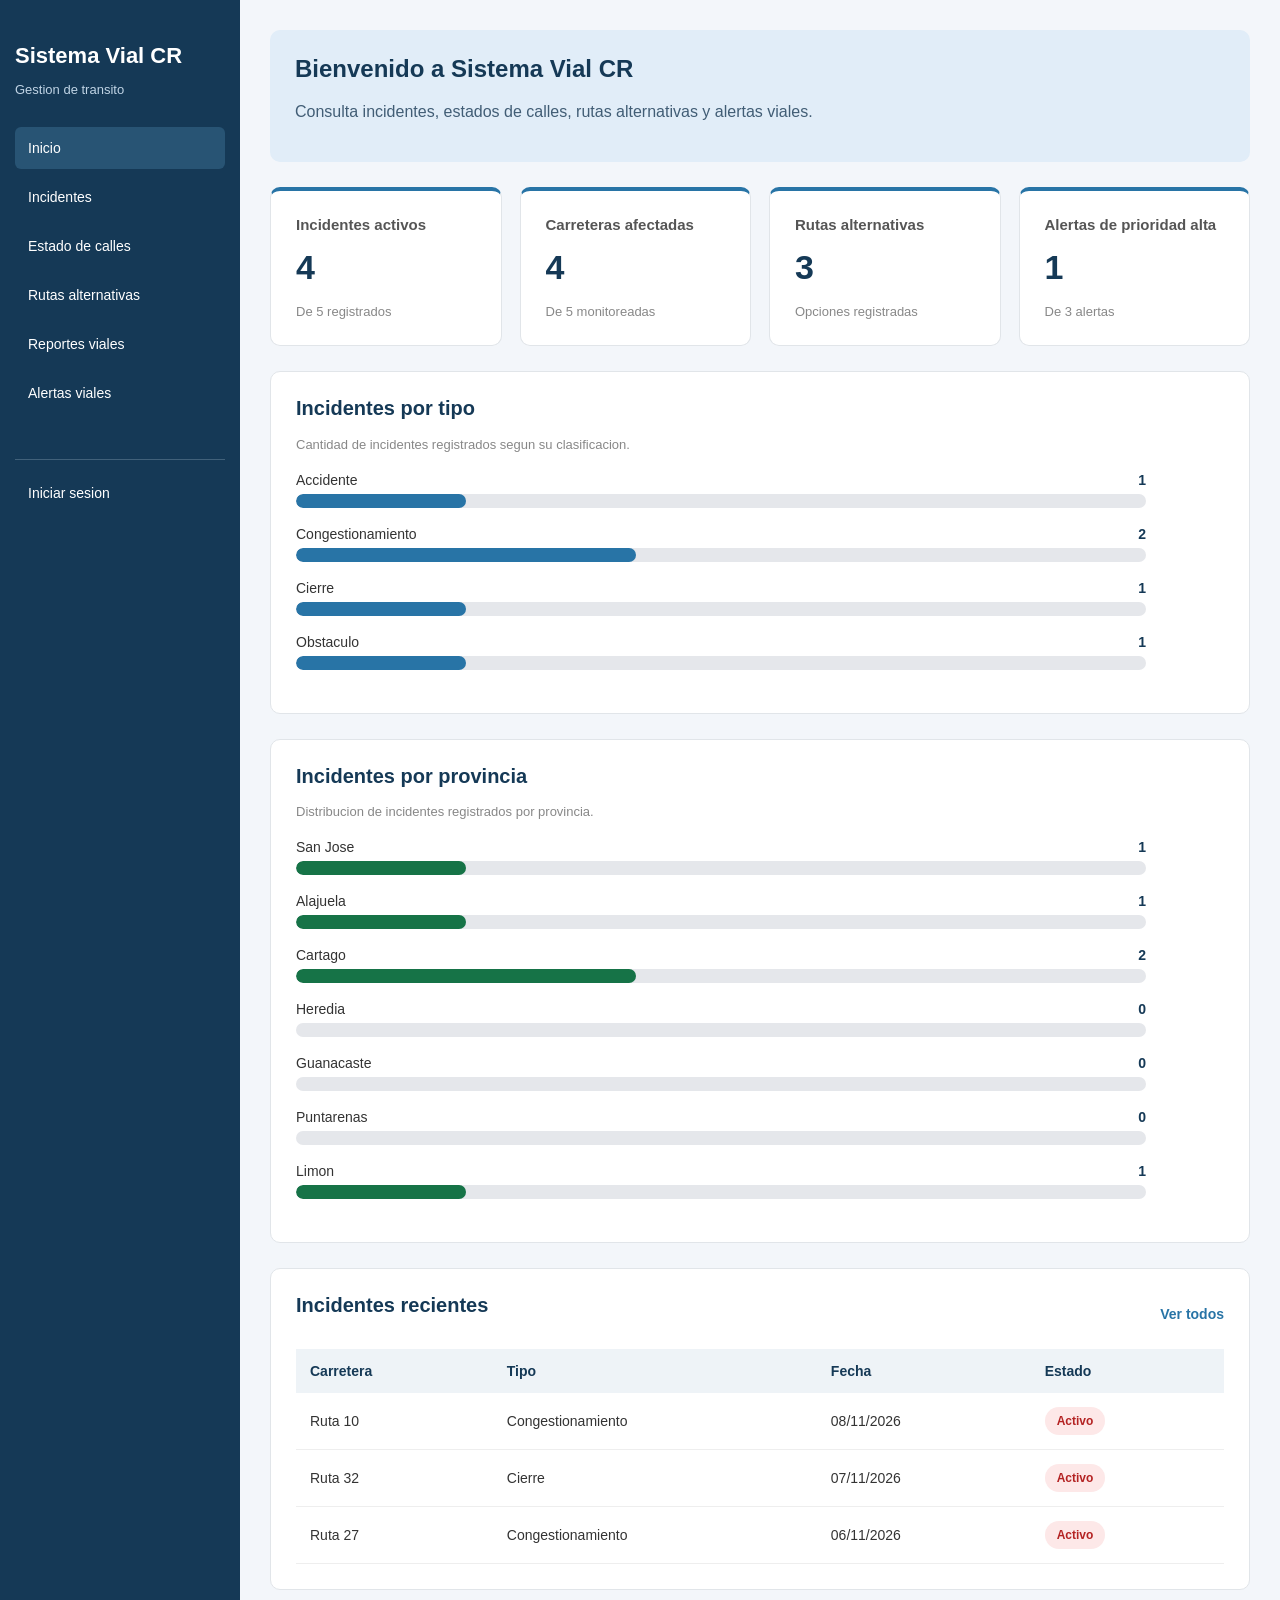
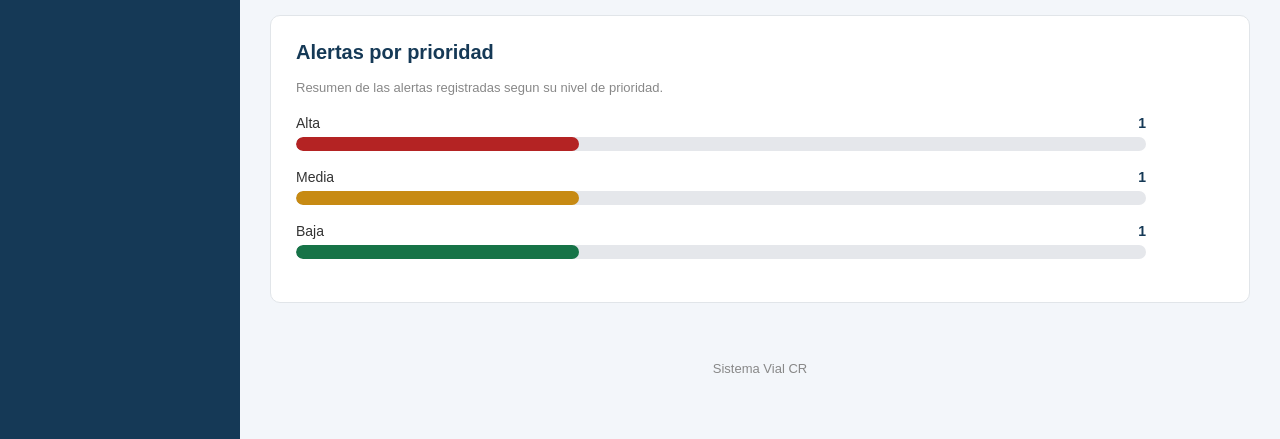
<file: index.html>
<!DOCTYPE html>
<html lang="es">

<head>
    <meta charset="UTF-8">
    <meta name="viewport" content="width=device-width, initial-scale=1.0">
    <title>Inicio - Sistema Vial CR</title>
    <link rel="stylesheet" href="style.css">
</head>

<body>

<div class="contenedor">
    <aside class="menu">

        <h2>Sistema Vial CR</h2>
        <p>Gestion de transito</p>

        <nav>
            <a href="index.html" class="activo">Inicio</a>
            <a href="incidentes.html">Incidentes</a>
            <a href="calles.html">Estado de calles</a>
            <a href="rutas.html">Rutas alternativas</a>
            <a href="reportes.html">Reportes viales</a>
            <a href="alertas.html">Alertas viales</a>
        </nav>

        <div class="menu-pie">
            <a href="login.html">Iniciar sesion</a>
        </div>

    </aside>

    <main class="contenido">

        <section class="bienvenida">

            <h2>Bienvenido a Sistema Vial CR</h2>

            <p>
                Consulta incidentes, estados de calles,
                rutas alternativas y alertas viales.
            </p>

        </section>
        <section class="resumen" aria-label="Resumen vial">

            <div class="tarjetas">

                <div class="tarjeta">
                    <h3>Incidentes activos</h3>
                    <p class="numero" id="nIncidentes">0</p>
                    <span id="subIncidentes">De 0 registrados</span>
                </div>

                <div class="tarjeta">
                    <h3>Carreteras afectadas</h3>
                    <p class="numero" id="nCalles">0</p>
                    <span id="subCalles">De 0 monitoreadas</span>
                </div>

                <div class="tarjeta">
                    <h3>Rutas alternativas</h3>
                    <p class="numero" id="nRutas">0</p>
                    <span>Opciones registradas</span>
                </div>

                <div class="tarjeta">
                    <h3>Alertas de prioridad alta</h3>
                    <p class="numero" id="nAlertas">0</p>
                    <span id="subAlertas">De 0 alertas</span>
                </div>

            </div>

        </section>

        <!-- Incidentes por tipo -->
        <section class="panel">

            <h2>Incidentes por tipo</h2>

            <p class="nota">
                Cantidad de incidentes registrados
                segun su clasificacion.
            </p>

            <div id="graficoTipos" class="grupo-graficos"></div>

        </section>

        <!-- Incidentes por provincia -->
        <section class="panel">

            <h2>Incidentes por provincia</h2>

            <p class="nota">
                Distribucion de incidentes
                registrados por provincia.
            </p>

            <div id="resumenProvincias" class="grupo-graficos"></div>

        </section>

        <!-- Incidentes recientes -->
        <section class="panel">

            <div class="titulo-panel">

                <h2>Incidentes recientes</h2>

                <a href="incidentes.html" class="enlace">
                    Ver todos
                </a>

            </div>

            <div class="tabla-contenedor">

                <table>

                    <thead>
                        <tr>
                            <th scope="col">Carretera</th>
                            <th scope="col">Tipo</th>
                            <th scope="col">Fecha</th>
                            <th scope="col">Estado</th>
                        </tr>
                    </thead>

                    <tbody id="recientes"></tbody>

                </table>

            </div>

        </section>

        <!-- Alertas por prioridad -->
        <section class="panel">

            <h2>Alertas por prioridad</h2>

            <p class="nota">
                Resumen de las alertas registradas
                segun su nivel de prioridad.
            </p>

            <div id="resumenAlertas" class="grupo-graficos"></div>

        </section>

        <footer>
            <p>Sistema Vial CR </p>
           
        </footer>

    </main>

</div>

<!-- Archivos JavaScript -->
<script src="js/datos.js"></script>
<script src="js/inicio.js"></script>

</body>
</html>
</file>
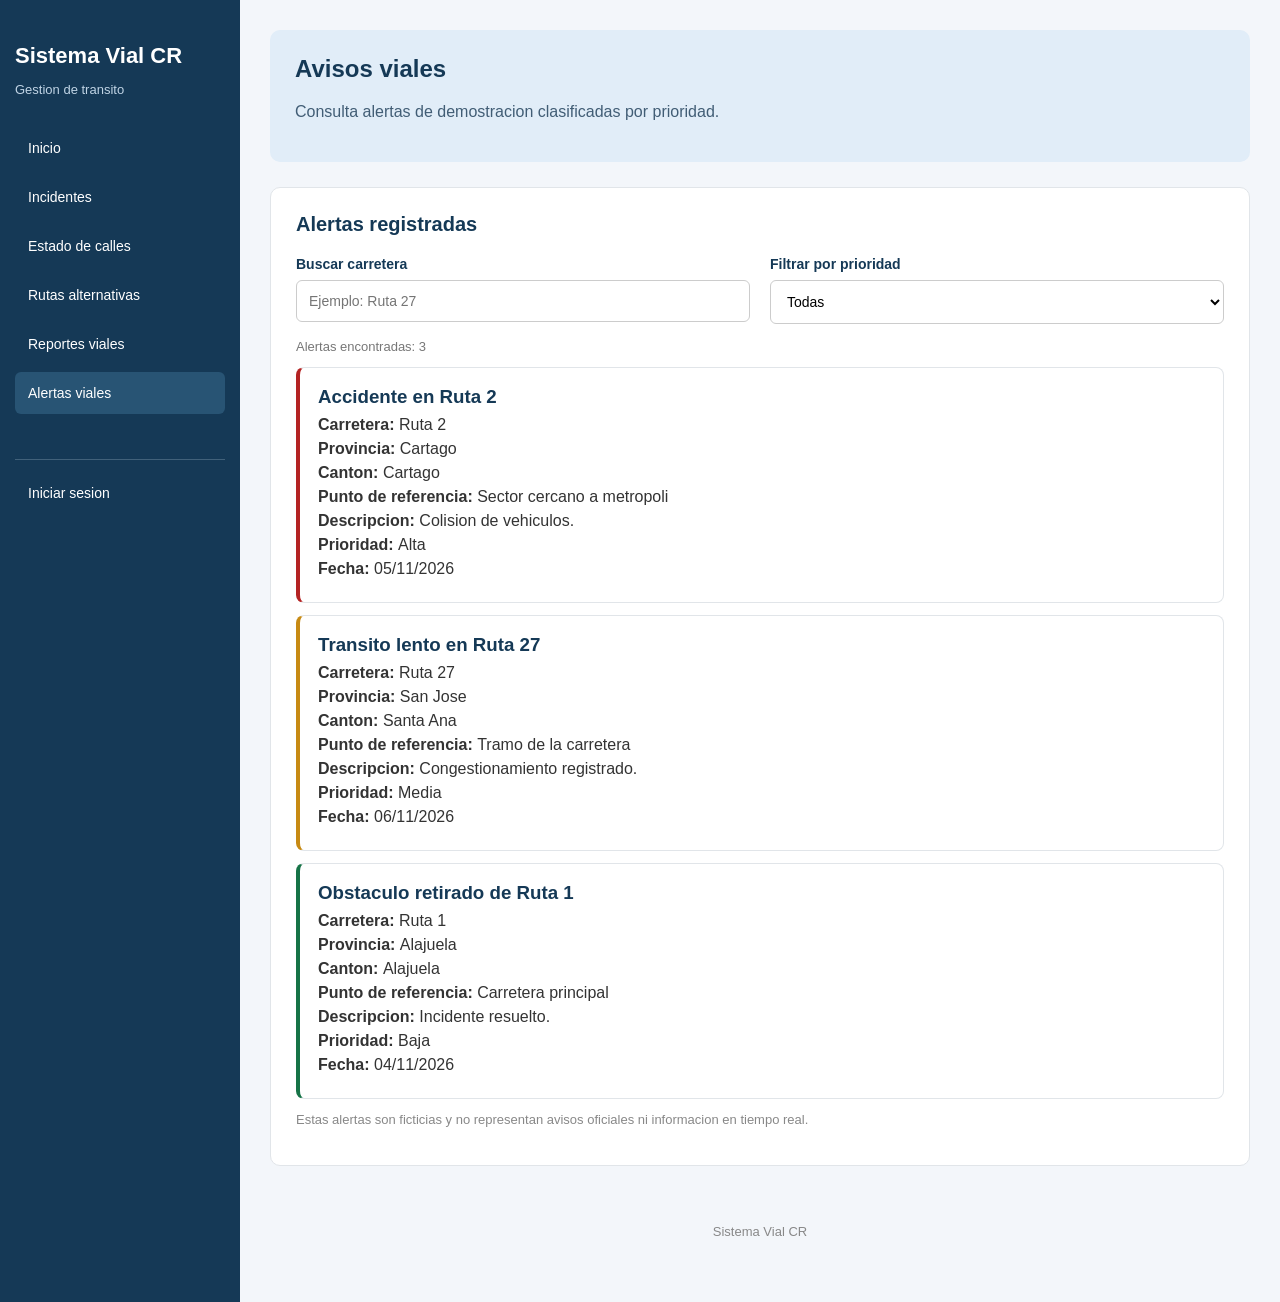
<file: alertas.html>
<!DOCTYPE html>
<html lang="es">

<head>
    <meta charset="UTF-8">
    <meta name="viewport" content="width=device-width, initial-scale=1.0">
    <title>Alertas viales - Sistema Vial CR</title>
    <link rel="stylesheet" href="style.css">
</head>

<body>

<div class="contenedor">
    <aside class="menu">

        <h2>Sistema Vial CR</h2>
        <p>Gestion de transito</p>

        <nav>
            <a href="index.html">Inicio</a>
            <a href="incidentes.html">Incidentes</a>
            <a href="calles.html">Estado de calles</a>
            <a href="rutas.html">Rutas alternativas</a>
            <a href="reportes.html">Reportes viales</a>
            <a href="alertas.html" class="activo">Alertas viales</a>
        </nav>

        <div class="menu-pie">
            <a href="login.html">Iniciar sesion</a>
        </div>

    </aside>
    <main class="contenido">

        <section class="bienvenida">

            <h2>Avisos viales</h2>

            <p>
                Consulta alertas de demostracion
                clasificadas por prioridad.
            </p>

        </section>

        <section class="panel">

            <h2>Alertas registradas</h2>
            <div class="filtros">

                <div class="grupo-filtro">

                    <label for="buscarCarretera">
                        Buscar carretera
                    </label>

                    <input
                        type="text"
                        id="buscarCarretera"
                        placeholder="Ejemplo: Ruta 27">

                </div>

                <div class="grupo-filtro">

                    <label for="prioridad">
                        Filtrar por prioridad
                    </label>

                    <select id="prioridad">
                        <option value="Todas">Todas</option>
                        <option value="Alta">Alta</option>
                        <option value="Media">Media</option>
                        <option value="Baja">Baja</option>
                    </select>

                </div>

            </div>
            <p
                id="cantidadAlertas"
                class="nota"
                aria-live="polite">
            </p>

            <div id="listaAlertas"></div>
            <p
                id="sinAlertas"
                class="mensaje-vacio"
                hidden>
                No hay alertas con los filtros seleccionados.
            </p>

            <p class="nota">
                Estas alertas son ficticias y no representan
                avisos oficiales ni informacion en tiempo real.
            </p>

        </section>

        <footer>
            <p>Sistema Vial CR </p>
            
        </footer>

    </main>

</div>

<!-- Archivos JavaScript -->
<script src="js/datos.js"></script>
<script src="js/alertas.js"></script>

</body>
</html>
</file>
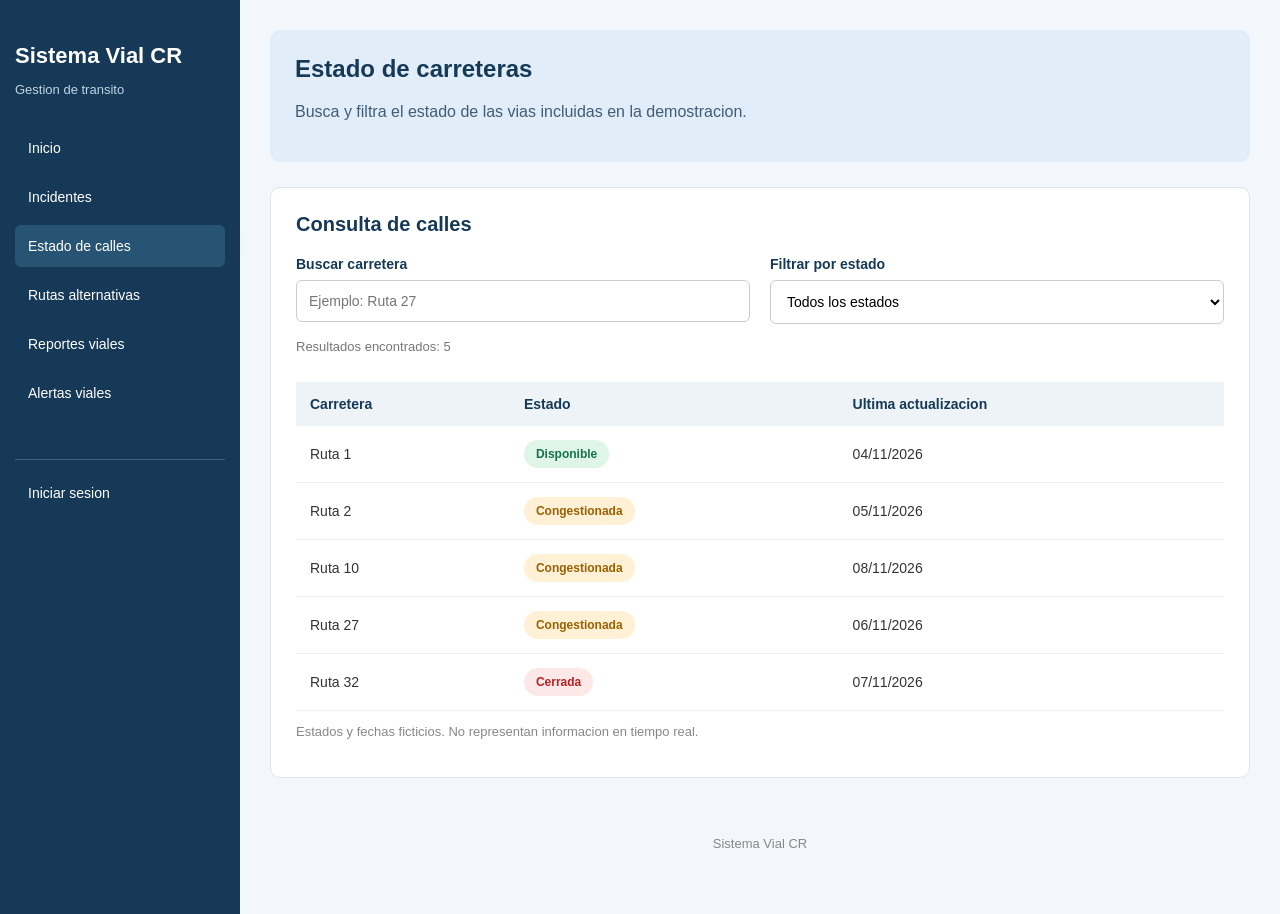
<file: calles.html>
<!DOCTYPE html>
<html lang="es">

<head>
    <meta charset="UTF-8">
    <meta name="viewport" content="width=device-width, initial-scale=1.0">
    <title>Estado de calles - Sistema Vial CR</title>
    <link rel="stylesheet" href="style.css">
</head>

<body>

<div class="contenedor">

    <aside class="menu">

        <h2>Sistema Vial CR</h2>
        <p>Gestion de transito</p>

        <nav>
            <a href="index.html">Inicio</a>
            <a href="incidentes.html">Incidentes</a>
            <a href="calles.html" class="activo">Estado de calles</a>
            <a href="rutas.html">Rutas alternativas</a>
            <a href="reportes.html">Reportes viales</a>
            <a href="alertas.html">Alertas viales</a>
        </nav>

        <div class="menu-pie">
            <a href="login.html">Iniciar sesion</a>
        </div>

    </aside>

    <main class="contenido">
        <section class="bienvenida">

            <h2>Estado de carreteras</h2>

            <p>
                Busca y filtra el estado de las vias incluidas
                en la demostracion.
            </p>

        </section>

    
        <section class="panel">

            <h2>Consulta de calles</h2>
            <div class="filtros">
                <div class="grupo-filtro">

                    <label for="buscar">
                        Buscar carretera
                    </label>

                    <input
                        type="text"
                        id="buscar"
                        placeholder="Ejemplo: Ruta 27">

                </div>

                <div class="grupo-filtro">

                    <label for="filtroEstado">
                        Filtrar por estado
                    </label>

                    <select id="filtroEstado">

                        <option value="Todos">
                            Todos los estados
                        </option>

                        <option value="Disponible">
                            Disponible
                        </option>

                        <option value="Congestionada">
                            Congestionada
                        </option>

                        <option value="Cerrada">
                            Cerrada
                        </option>

                    </select>

                </div>

            </div>

            <p
                id="cantidadResultados"
                class="nota"
                aria-live="polite">
            </p>
            <div class="tabla-contenedor">

                <table id="tablaCalles">

                    <thead>
                        <tr>
                            <th scope="col">Carretera</th>
                            <th scope="col">Estado</th>
                            <th scope="col">Ultima actualizacion</th>
                        </tr>
                    </thead>

                    <!-- Las carreteras se agregan desde calles.js -->
                    <tbody id="cuerpoCalles"></tbody>

                </table>

            </div>

            <p
                id="sinResultados"
                class="mensaje-vacio"
                hidden>
                No se encontraron carreteras.
            </p>

            <p class="nota">
                Estados y fechas ficticios.
                No representan informacion en tiempo real.
            </p>

        </section>
        <footer>
            <p>Sistema Vial CR </p>
        </footer>

    </main>

</div>

<!-- JavaScript compartido -->
<script src="js/datos.js"></script>

<!-- JavaScript de estado de calles -->
<script src="js/calles.js"></script>

</body>
</html>
</file>
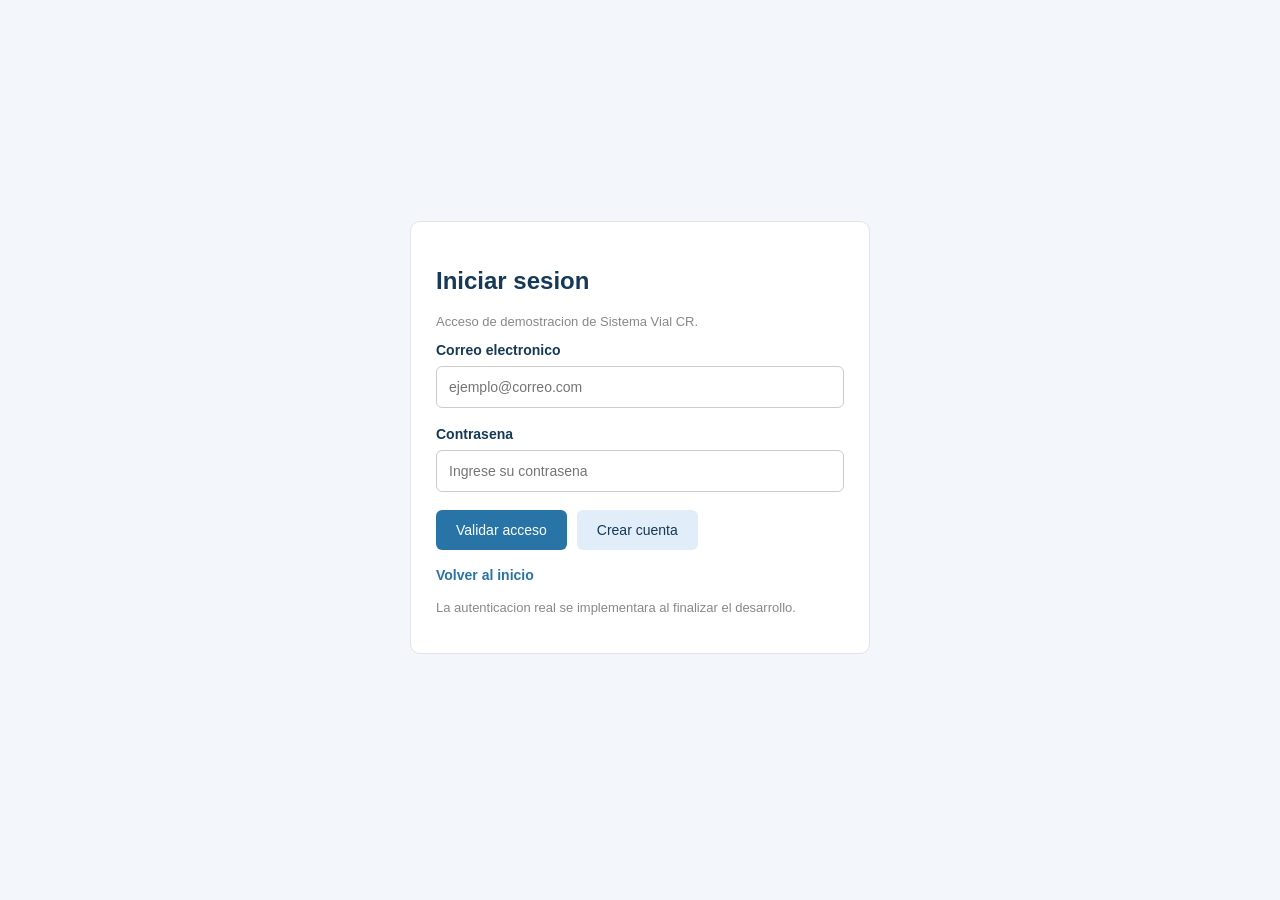
<file: login.html>
<!DOCTYPE html>
<html lang="es">

<head>
    <meta charset="UTF-8">
    <meta name="viewport" content="width=device-width, initial-scale=1.0">
    <title>Iniciar sesion - Sistema Vial CR</title>
    <link rel="stylesheet" href="style.css">
</head>

<body>

<main class="auth">

    <section class="panel">

        <h1>Iniciar sesion</h1>

        <p class="nota">
            Acceso de demostracion de Sistema Vial CR.
        </p>
        <form id="formLogin">

            <div class="grupo-formulario">

                <label for="correo">
                    Correo electronico
                </label>

                <input
                    type="email"
                    id="correo"
                    name="correo"
                    autocomplete="email"
                    placeholder="ejemplo@correo.com"
                    required>

            </div>

            <div class="grupo-formulario">

                <label for="contrasena">
                    Contrasena
                </label>

                <input
                    type="password"
                    id="contrasena"
                    name="contrasena"
                    autocomplete="current-password"
                    placeholder="Ingrese su contrasena"
                    required>

            </div>

            <div class="acciones">

                <button
                    type="submit"
                    class="boton">
                    Validar acceso
                </button>

                <a
                    href="registro.html"
                    class="boton secundario">
                    Crear cuenta
                </a>

            </div>

            <!-- Mensaje de validacion -->
            <p
                id="mensajeLogin"
                role="status"
                aria-live="polite">
            </p>

        </form>

        <!-- Volver al inicio -->
        <p>
            <a href="index.html" class="enlace">
                Volver al inicio
            </a>
        </p>

        <p class="nota">
            La autenticacion real se implementara al finalizar el desarrollo.
        </p>

    </section>

</main>

<!-- JavaScript del formulario -->
<script src="js/login.js"></script>

</body>
</html>
</file>
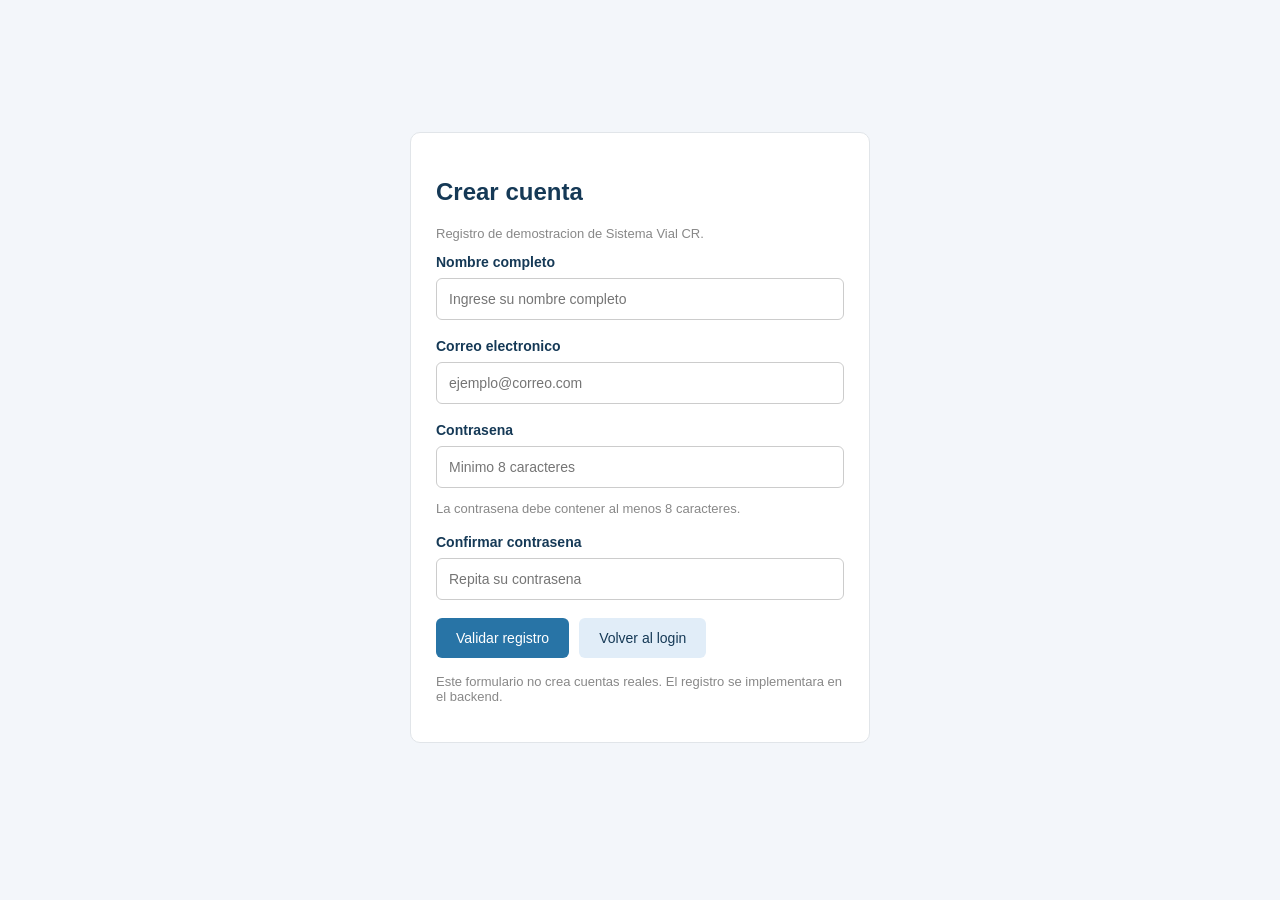
<file: registro.html>
<!DOCTYPE html>
<html lang="es">

<head>
    <meta charset="UTF-8">
    <meta name="viewport" content="width=device-width, initial-scale=1.0">
    <title>Registro - Sistema Vial CR</title>
    <link rel="stylesheet" href="style.css">
</head>

<body>

<main class="auth">

    <section class="panel">

        <h1>Crear cuenta</h1>

        <p class="nota">
            Registro de demostracion de Sistema Vial CR.
        </p>

        <!-- Formulario de registro -->
        <form id="formRegistro">
            <div class="grupo-formulario">

                <label for="nombre">Nombre completo</label>

                <input
                    type="text"
                    id="nombre"
                    name="nombre"
                    maxlength="100"
                    autocomplete="name"
                    placeholder="Ingrese su nombre completo"
                    required>
            </div>
            <div class="grupo-formulario">

                <label for="correo">Correo electronico</label>

                <input
                    type="email"
                    id="correo"
                    name="correo"
                    autocomplete="email"
                    placeholder="ejemplo@correo.com"
                    required>

            </div>
            <div class="grupo-formulario">

                <label for="contrasena">Contrasena</label>

                <input
                    type="password"
                    id="contrasena"
                    name="contrasena"
                    minlength="8"
                    autocomplete="new-password"
                    placeholder="Minimo 8 caracteres"
                    required>

                <p class="nota">
                    La contrasena debe contener al menos 8 caracteres.
                </p>

            </div>
            <div class="grupo-formulario">

                <label for="confirmarContrasena">
                    Confirmar contrasena
                </label>

                <input
                    type="password"
                    id="confirmarContrasena"
                    name="confirmarContrasena"
                    minlength="8"
                    autocomplete="new-password"
                    placeholder="Repita su contrasena"
                    required>

            </div>
            <div class="acciones">

                <button type="submit" class="boton">
                    Validar registro
                </button>

                <a href="login.html" class="boton secundario">
                    Volver al login
                </a>

            </div>

            <!-- Mensaje de validacion -->
            <p
                id="mensajeRegistro"
                role="status"
                aria-live="polite">
            </p>

        </form>

        <p class="nota">
            Este formulario no crea cuentas reales.
            El registro se implementara en el backend.
        </p>

    </section>

</main>

 <!-- JavaScript del registro -->
<script src="js/registro.js"></script>

</body>
</html>
</file>
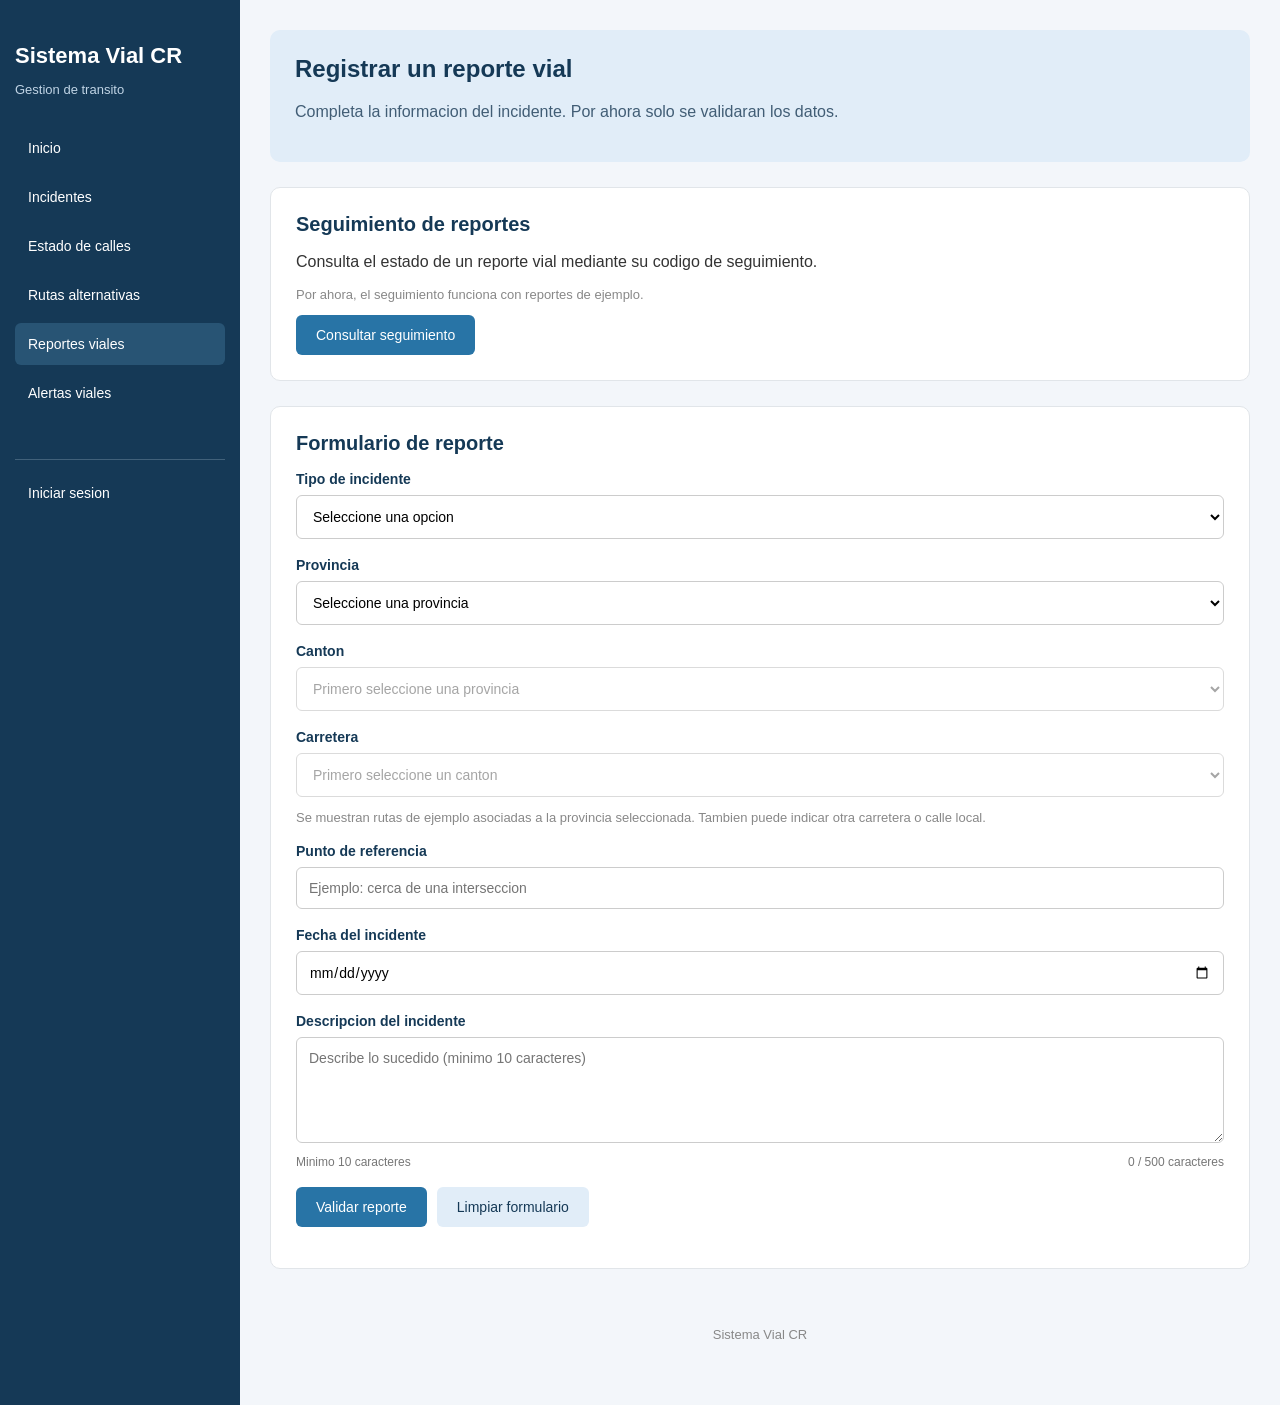
<file: reportes.html>
<!DOCTYPE html>
<html lang="es">

<head>
    <meta charset="UTF-8">
    <meta name="viewport" content="width=device-width, initial-scale=1.0">
    <title>Reportes viales - Sistema Vial CR</title>
    <link rel="stylesheet" href="style.css">
</head>

<body>

    <div class="contenedor">

        <aside class="menu">

            <h2>Sistema Vial CR</h2>
            <p>Gestion de transito</p>

            <nav>
                <a href="index.html">Inicio</a>
                <a href="incidentes.html">Incidentes</a>
                <a href="calles.html">Estado de calles</a>
                <a href="rutas.html">Rutas alternativas</a>
                <a href="reportes.html" class="activo">Reportes viales</a>
                <a href="alertas.html">Alertas viales</a>
            </nav>

            <div class="menu-pie">
                <a href="login.html">Iniciar sesion</a>
            </div>

        </aside>
        <main class="contenido">

            <section class="bienvenida">

                <h2>Registrar un reporte vial</h2>

                <p>
                    Completa la informacion del incidente.
                    Por ahora solo se validaran los datos.
                </p>

            </section>

            <!-- Seguimiento de reportes -->
            <section class="panel">

                <h2>Seguimiento de reportes</h2>

                <p>
                    Consulta el estado de un reporte vial
                    mediante su codigo de seguimiento.
                </p>

                <p class="nota">
                    Por ahora, el seguimiento funciona
                    con reportes de ejemplo.
                </p>

                <a href="seguimiento.html" class="boton">
                    Consultar seguimiento
                </a>

            </section>

            <!-- Formulario de reportes -->
            <section class="panel">

                <!-- Los reportes no se guardan ni se envian.
                     El almacenamiento se implementara
                     posteriormente con PHP y MySQL. -->

                <h2>Formulario de reporte</h2>

                <form id="formReporte">

                    <!-- Tipo de incidente -->
                    <div class="grupo-formulario">

                        <label for="tipo">
                            Tipo de incidente
                        </label>

                        <select id="tipo" name="tipo" required>
                            <option value="">Seleccione una opcion</option>
                            <option value="Accidente">Accidente</option>
                            <option value="Congestionamiento">Congestionamiento</option>
                            <option value="Cierre">Cierre</option>
                            <option value="Obstaculo">Obstaculo</option>
                        </select>

                    </div>

                    <!-- Provincia -->
                    <div class="grupo-formulario">

                        <label for="provincia">
                            Provincia
                        </label>

                        <select id="provincia" name="provincia" required>
                            <option value="">Seleccione una provincia</option>
                            <option value="San Jose">San Jose</option>
                            <option value="Alajuela">Alajuela</option>
                            <option value="Cartago">Cartago</option>
                            <option value="Heredia">Heredia</option>
                            <option value="Guanacaste">Guanacaste</option>
                            <option value="Puntarenas">Puntarenas</option>
                            <option value="Limon">Limon</option>
                        </select>

                    </div>

                    <!-- Canton -->
                    <div class="grupo-formulario">

                        <label for="canton">
                            Canton
                        </label>

                        <select id="canton" name="canton" required disabled>
                            <option value="">
                                Primero seleccione una provincia
                            </option>
                        </select>

                    </div>

                    <!-- Carretera -->
                    <div class="grupo-formulario">

                        <label for="calle">
                            Carretera
                        </label>

                        <select id="calle" name="calle" required disabled>
                            <option value="">
                                Primero seleccione un canton
                            </option>
                        </select>

                        <p class="nota">
                            Se muestran rutas de ejemplo asociadas
                            a la provincia seleccionada.
                            Tambien puede indicar otra carretera
                            o calle local.
                        </p>

                    </div>

                    <!-- Otra carretera o calle local -->
                    <div class="grupo-formulario" id="grupoOtraCalle" hidden>

                        <label for="otraCalle">
                            Nombre de la carretera o calle local
                        </label>

                        <input
                            type="text"
                            id="otraCalle"
                            name="otraCalle"
                            maxlength="150"
                            placeholder="Ejemplo: Calle principal de San Rafael"
                        >

                        <p class="nota">
                            Escriba el nombre de la carretera
                            o una referencia para identificarla.
                        </p>

                    </div>

                    <!-- Punto de referencia -->
                    <div class="grupo-formulario">

                        <label for="referencia">
                            Punto de referencia
                        </label>

                        <input
                            type="text"
                            id="referencia"
                            name="referencia"
                            maxlength="150"
                            placeholder="Ejemplo: cerca de una interseccion"
                            required
                        >

                    </div>

                    <div class="grupo-formulario">

                        <label for="fecha">
                            Fecha del incidente
                        </label>

                        <input
                            type="date"
                            id="fecha"
                            name="fecha"
                            required
                        >

                    </div>

                    <div class="grupo-formulario">

                        <label for="descripcion">
                            Descripcion del incidente
                        </label>

                        <textarea
                            id="descripcion"
                            name="descripcion"
                            rows="5"
                            maxlength="500"
                            required
                            placeholder="Describe lo sucedido (minimo 10 caracteres)"
                        ></textarea>

                        <div class="ayuda-descripcion">

                            <span id="estadoDescripcion">
                                Minimo 10 caracteres
                            </span>

                            <span id="contadorCaracteres">
                                0 / 500 caracteres
                            </span>

                        </div>

                    </div>

                    <div class="acciones">

                        <button type="submit" class="boton">
                            Validar reporte
                        </button>

                        <button
                            type="button"
                            id="limpiarFormulario"
                            class="boton secundario"
                        >
                            Limpiar formulario
                        </button>

                    </div>

                    <!-- Mensaje de validacion -->
                    <p
                        id="mensajeReporte"
                        role="status"
                        aria-live="polite"
                    ></p>

                </form>

            </section>

            <footer>
                <p>Sistema Vial CR</p>
            </footer>

        </main>

    </div>

    <!-- JavaScript del formulario -->
    <script src="js/reportes.js"></script>

</body>

</html>
</file>
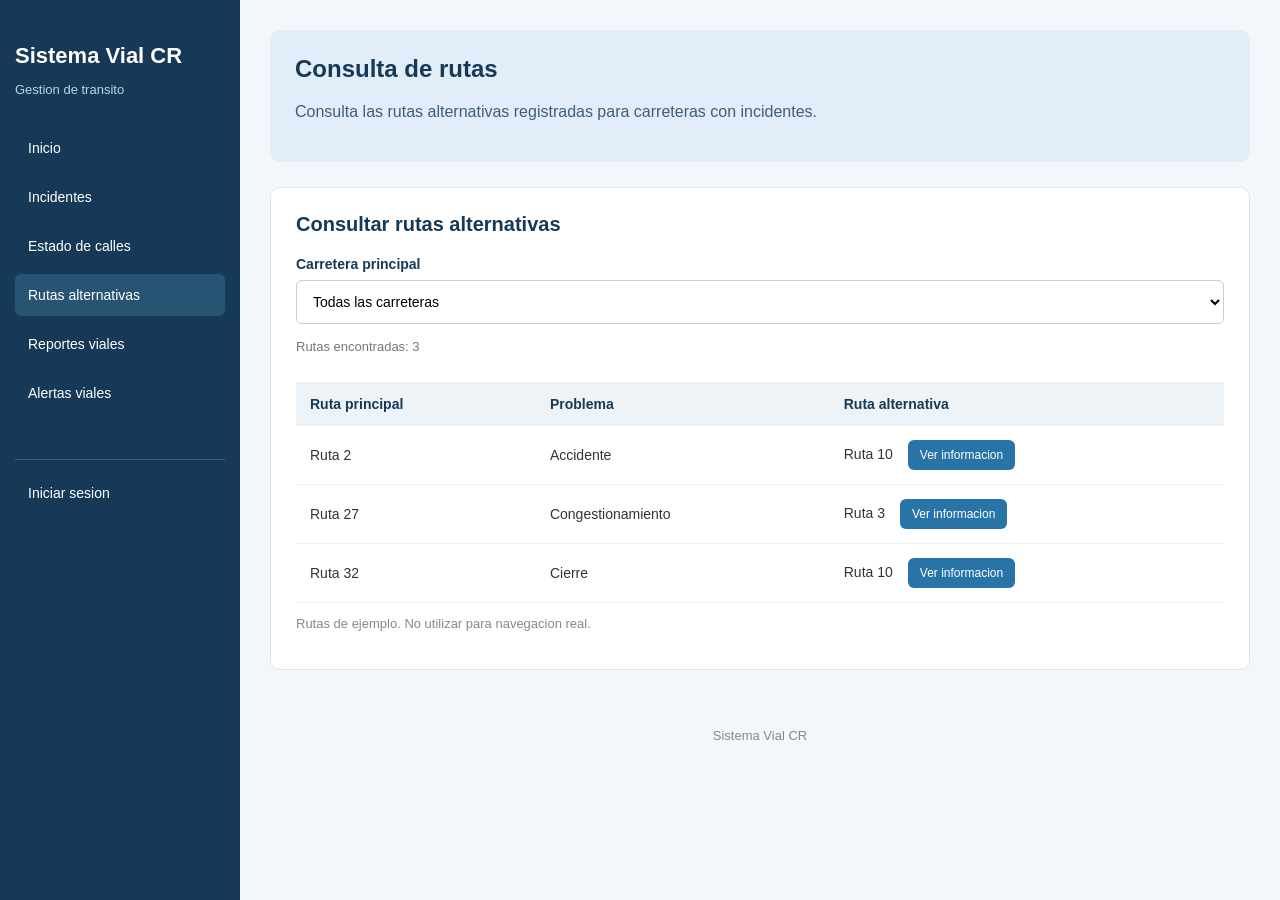
<file: rutas.html>
<!DOCTYPE html>
<html lang="es">

<head>
    <meta charset="UTF-8">
    <meta name="viewport" content="width=device-width, initial-scale=1.0">
    <title>Rutas alternativas - Sistema Vial CR</title>
    <link rel="stylesheet" href="style.css">
</head>

<body>

<div class="contenedor">

    <aside class="menu">

        <h2>Sistema Vial CR</h2>
        <p>Gestion de transito</p>

        <nav>
            <a href="index.html">Inicio</a>
            <a href="incidentes.html">Incidentes</a>
            <a href="calles.html">Estado de calles</a>
            <a href="rutas.html" class="activo">Rutas alternativas</a>
            <a href="reportes.html">Reportes viales</a>
            <a href="alertas.html">Alertas viales</a>
        </nav>

        <div class="menu-pie">
            <a href="login.html">Iniciar sesion</a>
        </div>

    </aside>

    <main class="contenido">

        <section class="bienvenida">

            <h2>Consulta de rutas</h2>

            <p>
                Consulta las rutas alternativas registradas
                para carreteras con incidentes.
            </p>

        </section>

        <section class="panel">

            <h2>Consultar rutas alternativas</h2>

            <!-- Filtro de carreteras -->
            <div class="filtros">

                <div class="grupo-filtro">

                    <label for="filtroRuta">
                        Carretera principal
                    </label>

                    <select id="filtroRuta">
                        <option value="Todas">Todas las carreteras</option>
                        <option value="Ruta 1">Ruta 1</option>
                        <option value="Ruta 2">Ruta 2</option>
                        <option value="Ruta 27">Ruta 27</option>
                        <option value="Ruta 32">Ruta 32</option>
                    </select>

                </div>

            </div>

            <!-- Cantidad de resultados -->
            <p
                id="cantidadRutas"
                class="nota"
                aria-live="polite">
            </p>

            <!-- Tabla de rutas -->
            <div class="tabla-contenedor">

                <table id="tablaRutas">

                    <thead>
                        <tr>
                            <th scope="col">Ruta principal</th>
                            <th scope="col">Problema</th>
                            <th scope="col">Ruta alternativa</th>
                        </tr>
                    </thead>

                    <!-- JavaScript agrega las rutas -->
                    <tbody id="cuerpoRutas"></tbody>

                </table>

            </div>

            <!-- Mensaje sin resultados -->
            <p
                id="sinRutas"
                class="mensaje-vacio"
                hidden>
                No hay rutas alternativas registradas
                para esta carretera.
            </p>

            <p class="nota">
                Rutas de ejemplo. No utilizar para navegacion real.
            </p>

        </section>

        <footer>
            <p>Sistema Vial CR </p>
        </footer>

    </main>

</div>

<!-- Ventana de informacion -->
<dialog
    id="ventanaRuta"
    class="ventana-detalle"
    aria-labelledby="tituloVentanaRuta">

    <div class="titulo-panel">

        <h2 id="tituloVentanaRuta">
            Informacion de la ruta
        </h2>

        <button
            type="button"
            id="cerrarRuta"
            class="boton secundario">
            Cerrar
        </button>

    </div>

    <!-- JavaScript agrega los detalles -->
    <div id="contenidoRuta"></div>

    <p class="nota">
        Rutas de ejemplo. No utilizar para navegacion real.
    </p>

</dialog>

<!-- Archivos JavaScript -->
<script src="js/datos.js"></script>
<script src="js/rutas.js"></script>

</body>
</html>
</file>
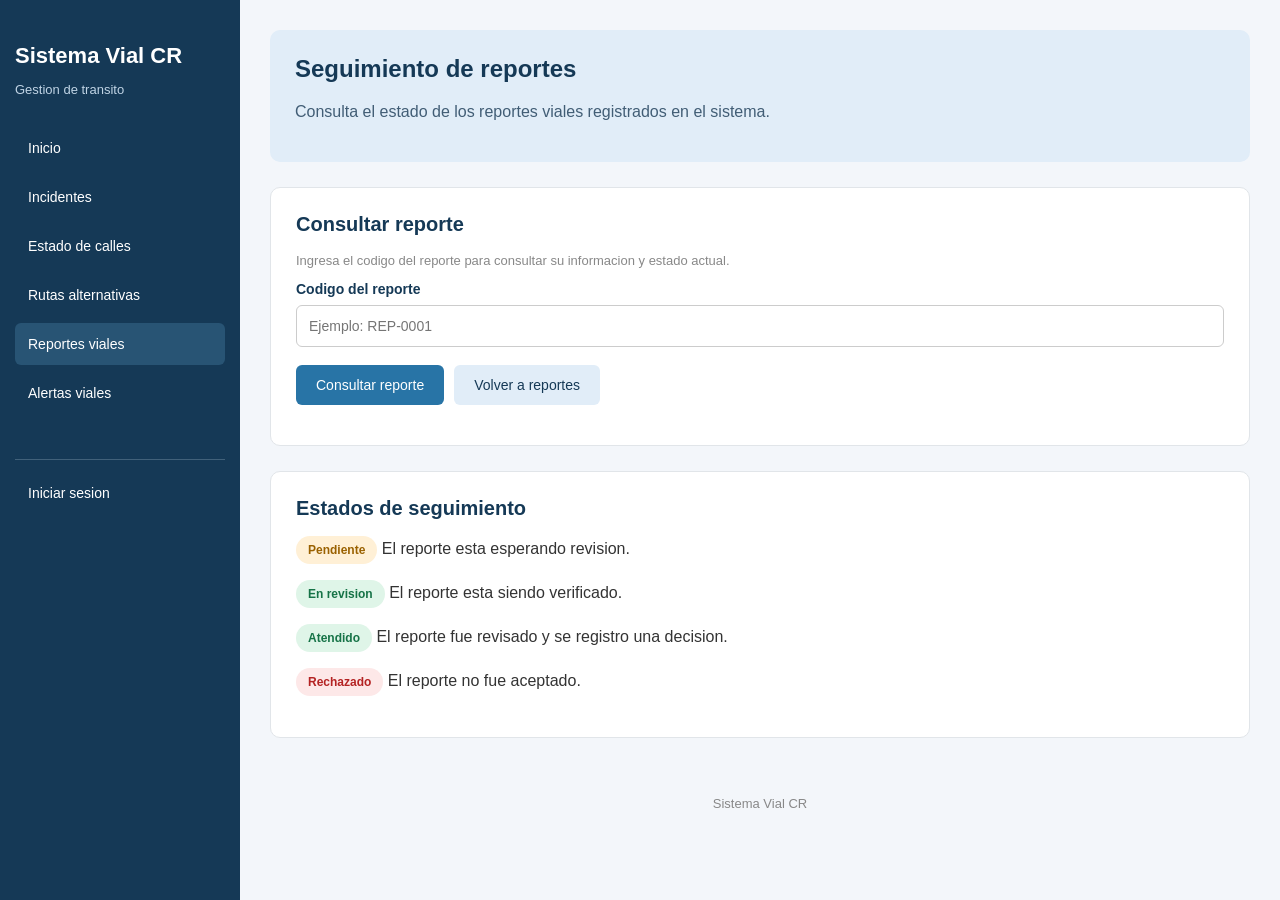
<file: seguimiento.html>
<!DOCTYPE html>
<html lang="es">
<head>
    <meta charset="UTF-8">
    <meta name="viewport" content="width=device-width, initial-scale=1.0">
    <title>Seguimiento de reportes - Sistema Vial CR</title>
    <link rel="stylesheet" href="style.css">
</head>
<body>

<div class="contenedor">

    <aside class="menu">
        <h2>Sistema Vial CR</h2>
        <p>Gestion de transito</p>

        <nav>
            <a href="index.html">Inicio</a>
            <a href="incidentes.html">Incidentes</a>
            <a href="calles.html">Estado de calles</a>
            <a href="rutas.html">Rutas alternativas</a>
            <a href="reportes.html" class="activo">Reportes viales</a>
            <a href="alertas.html">Alertas viales</a>
        </nav>

        <div class="menu-pie">
            <a href="login.html">Iniciar sesion</a>
        </div>
    </aside>

    <main class="contenido">
    <!--  Seguimiento de demostracion con datos ficticios.
                Los reportes enviados desde el formulario
                todavia no se almacenan. --> 
        <section class="bienvenida">
            <h2>Seguimiento de reportes</h2>
            <p>
                Consulta el estado de los reportes viales
                registrados en el sistema.
            </p>
        </section>

        <section class="panel">
            <h2>Consultar reporte</h2>

            <p class="nota">
                Ingresa el codigo del reporte para consultar
                su informacion y estado actual.
            </p>

            <form id="formSeguimiento">

                <div class="grupo-formulario">
                    <label for="codigoReporte">
                        Codigo del reporte
                    </label>

                    <input
                        type="text"
                        id="codigoReporte"
                        placeholder="Ejemplo: REP-0001"
                        maxlength="20"
                        required
                    >
                </div>

                <div class="acciones">
                    <button type="submit" class="boton">
                        Consultar reporte
                    </button>

                    <a href="reportes.html" class="boton secundario">
                        Volver a reportes
                    </a>
                </div>

            </form>

            <p id="mensajeSeguimiento" class="mensaje" hidden></p>
        </section>

        <section class="panel" id="resultadoSeguimiento" hidden>

            <h2>Informacion del reporte</h2>

            <div id="detalleSeguimiento"></div>

        </section>

        <section class="panel">
            <h2>Estados de seguimiento</h2>

            <p>
                <span class="estado congestionada">Pendiente</span>
                El reporte esta esperando revision.
            </p>

            <p>
                <span class="estado disponible">En revision</span>
                El reporte esta siendo verificado.
            </p>

            <p>
                <span class="estado resuelto">Atendido</span>
                El reporte fue revisado y se registro una decision.
            </p>

            <p>
                <span class="estado cerrada">Rechazado</span>
                El reporte no fue aceptado.
            </p>
        </section>

        <footer>
            <p>Sistema Vial CR </p>
            
        </footer>

    </main>

</div>

<script src="js/datos.js"></script>
<script src="js/seguimiento.js"></script>

</body>
</html>
</file>
<file: style.css>
/* Configuracion general */

* {
    box-sizing: border-box;
}

body {
    margin: 0;
    font-family: Arial, sans-serif;
    background-color: #f3f6fa;
    color: #333;
}

[hidden] {
    display: none !important;
}

.contenedor {
    display: flex;
    min-height: 100vh;
}


/* Menu lateral */

.menu {
    width: 240px;
    background-color: #153956;
    color: white;
    padding: 25px 15px;
    flex-shrink: 0;
}

.menu h2 {
    font-size: 22px;
    margin-bottom: 5px;
}

.menu p {
    color: #c0d4e5;
    font-size: 13px;
}

.menu nav {
    margin-top: 30px;
}

.menu nav a,
.menu-pie a {
    display: block;
    color: white;
    text-decoration: none;
    padding: 13px;
    margin-bottom: 7px;
    border-radius: 6px;
    font-size: 14px;
}

.menu nav a:hover,
.menu nav .activo,
.menu-pie a:hover {
    background-color: #285474;
}

.menu-pie {
    margin-top: 45px;
    border-top: 1px solid #41617a;
    padding-top: 12px;
}


/* Contenido principal */

.contenido {
    flex: 1;
    padding: 30px;
    min-width: 0;
}


/* Bienvenida */

.bienvenida {
    background-color: #e1edf8;
    padding: 25px;
    border-radius: 10px;
    margin-bottom: 25px;
}

.bienvenida h2 {
    color: #153956;
    margin-top: 0;
}

.bienvenida p {
    color: #415d75;
}


/* Paneles */

.panel {
    background-color: white;
    padding: 25px;
    border-radius: 10px;
    border: 1px solid #e1e5e9;
    margin-bottom: 25px;
}

.panel h2,
.resumen h2 {
    color: #153956;
    font-size: 20px;
    margin-top: 0;
}

.titulo-panel {
    display: flex;
    justify-content: space-between;
    align-items: center;
    gap: 12px;
}

.titulo-panel span {
    color: #888;
    font-size: 13px;
}


/* Tarjetas del Dashboard */

.tarjetas {
    display: flex;
    gap: 18px;
    flex-wrap: wrap;
}

.tarjeta {
    flex: 1;
    min-width: 170px;
    background-color: white;
    padding: 25px;
    border-radius: 10px;
    border: 1px solid #e1e5e9;
    border-top: 4px solid #2874a6;
    margin-bottom: 25px;
}

.tarjeta h3 {
    font-size: 15px;
    color: #555;
    margin: 0;
}

.numero {
    font-size: 34px;
    font-weight: bold;
    color: #153956;
    margin: 15px 0;
}

.tarjeta span {
    color: #888;
    font-size: 13px;
}


/* Tablas */

.tabla-contenedor {
    overflow-x: auto;
}

table {
    width: 100%;
    border-collapse: collapse;
    margin-top: 15px;
}

th {
    background-color: #eef3f7;
    color: #153956;
    text-align: left;
    padding: 14px;
    font-size: 14px;
}

td {
    padding: 14px;
    border-bottom: 1px solid #eee;
    font-size: 14px;
}

tbody tr:hover {
    background-color: #f7fafc;
}


/* Estados de incidentes y carreteras */

.estado {
    display: inline-block;
    padding: 7px 12px;
    border-radius: 20px;
    font-size: 12px;
    font-weight: bold;
}

.estado.activo,
.estado.cerrada {
    background-color: #fde8e8;
    color: #b42323;
}

.estado.resuelto,
.estado.disponible {
    background-color: #dff5e8;
    color: #167347;
}

.estado.congestionada {
    background-color: #fff0d6;
    color: #9a6100;
}


/* Buscadores y filtros */

.filtros {
    display: flex;
    gap: 20px;
    margin: 20px 0 15px;
    flex-wrap: wrap;
}

.grupo-filtro {
    flex: 1;
    min-width: 190px;
}

.grupo-filtro label,
.grupo-formulario label {
    display: block;
    margin-bottom: 8px;
    font-weight: bold;
    color: #153956;
    font-size: 14px;
}

.grupo-filtro input,
.grupo-filtro select,
.grupo-formulario input,
.grupo-formulario select,
.grupo-formulario textarea {
    width: 100%;
    padding: 12px;
    border: 1px solid #ccc;
    border-radius: 6px;
    font-family: Arial, sans-serif;
    font-size: 14px;
    background-color: white;
}

.grupo-filtro input:focus,
.grupo-filtro select:focus,
.grupo-formulario input:focus,
.grupo-formulario select:focus,
.grupo-formulario textarea:focus {
    outline: 2px solid #b7d8ef;
    border-color: #2874a6;
}

.grupo-formulario {
    margin-bottom: 18px;
}


/* Cantidad de resultados */

#cantidadResultados,
#cantidadRutas,
#cantidadAlertas {
    color: #777;
    font-size: 13px;
    margin-top: 15px;
}


/* Botones */

.boton {
    display: inline-block;
    background-color: #2874a6;
    color: white;
    text-decoration: none;
    border: none;
    padding: 12px 20px;
    border-radius: 6px;
    cursor: pointer;
    font-size: 14px;
}

.boton:hover {
    background-color: #153956;
}

.boton.secundario {
    background-color: #e1edf8;
    color: #153956;
}

.boton.secundario:hover {
    background-color: #cbdfee;
}

.acciones {
    display: flex;
    gap: 10px;
    flex-wrap: wrap;
    margin: 15px 0;
}


/* Botones dentro de tablas */

.boton-pequeno {
    padding: 8px 12px;
    font-size: 12px;
    white-space: nowrap;
}


/* Rutas alternativas */

#tablaRutas td:last-child {
    white-space: nowrap;
}

#tablaRutas .boton-pequeno {
    margin-left: 15px;
}


/* Enlaces */

.enlace {
    color: #2874a6;
    text-decoration: none;
    font-size: 14px;
    font-weight: bold;
}

.enlace:hover {
    text-decoration: underline;
}


/* Mensajes */

.nota {
    color: #888;
    font-size: 13px;
}

.mensaje-vacio {
    background-color: #eef3f7;
    color: #415d75;
    padding: 18px;
    border-radius: 8px;
    text-align: center;
    margin-top: 20px;
}

.mensaje {
    padding: 12px;
    border-radius: 6px;
    background-color: #e1edf8;
    color: #153956;
}

.error {
    color: #b42323;
    font-size: 13px;
}


/* Alertas viales */

.alerta {
    padding: 18px;
    border: 1px solid #e1e5e9;
    border-left: 4px solid #2874a6;
    border-radius: 8px;
    margin: 12px 0;
    background-color: white;
}

.alerta h3 {
    margin: 0 0 8px;
    color: #153956;
}

.alerta p {
    margin: 6px 0;
}

.alerta.alta {
    border-left-color: #b42323;
}

.alerta.media {
    border-left-color: #c78a13;
}

.alerta.baja {
    border-left-color: #167347;
}


/* Login y registro */

.auth {
    min-height: 100vh;
    display: flex;
    align-items: center;
    justify-content: center;
    padding: 20px;
}

.auth .panel {
    width: 100%;
    max-width: 460px;
}

.auth h1 {
    color: #153956;
}


/* Formulario de reportes */

.ayuda-descripcion {
    display: flex;
    justify-content: space-between;
    gap: 10px;
    flex-wrap: wrap;
    margin-top: 8px;
    font-size: 12px;
    color: #777;
}

.texto-correcto {
    color: #167347;
    font-weight: bold;
}

.texto-ayuda {
    color: #777;
}


/* Ventanas de detalles */

.ventana-detalle {
    width: 90%;
    max-width: 550px;
    max-height: 85vh;
    overflow-y: auto;
    padding: 25px;
    border: 1px solid #e1e5e9;
    border-radius: 10px;
    background-color: white;
    color: #333;
}

.ventana-detalle::backdrop {
    background-color: rgba(0, 0, 0, 0.55);
}

.ventana-detalle h2 {
    color: #153956;
    font-size: 20px;
    margin: 0;
}

.ventana-detalle .titulo-panel {
    margin-bottom: 20px;
}

.ventana-detalle p {
    line-height: 1.6;
    overflow-wrap: anywhere;
}

.ventana-detalle strong {
    color: #153956;
}


/* Mapa de incidentes */

#mapaIncidentes {
    width: 100%;
    height: 400px;
    border-radius: 8px;
    margin-top: 15px;
    z-index: 0;
}


/* Graficos del Dashboard */

.grupo-graficos {
    margin-top: 20px;
    width: 100%;
    max-width: 850px;
}

.grupo-barra {
    margin-bottom: 18px;
}

.barra-encabezado {
    display: flex;
    justify-content: space-between;
    align-items: center;
    gap: 12px;
    margin-bottom: 6px;
    font-size: 14px;
}

.barra-encabezado strong {
    color: #153956;
    font-size: 14px;
}

.barra-fondo {
    background-color: #e5e7eb;
    height: 14px;
    border-radius: 8px;
    overflow: hidden;
}

.barra-progreso {
    height: 100%;
    border-radius: 8px;
}

.barra-azul {
    background-color: #2874a6;
}

.barra-verde {
    background-color: #167347;
}

.barra-roja {
    background-color: #b42323;
}

.barra-naranja {
    background-color: #c78a13;
}


/* Pie de pagina */

footer {
    text-align: center;
    color: #888;
    font-size: 13px;
    padding: 20px;
}


/* Adaptacion a celulares */

@media (max-width: 750px) {

    .contenedor {
        display: block;
    }

    .menu {
        width: 100%;
        padding: 16px;
    }

    .menu nav {
        display: flex;
        overflow-x: auto;
        gap: 8px;
        margin-top: 15px;
        padding-bottom: 8px;
    }

    .menu nav a {
        white-space: nowrap;
        flex-shrink: 0;
    }

    .menu-pie {
        margin-top: 10px;
    }

    .contenido {
        padding: 15px;
    }

    .bienvenida {
        padding: 18px;
    }

    .tarjetas {
        gap: 12px;
    }

    .tarjeta {
        flex: 1 1 100%;
        min-width: 0;
        margin-bottom: 0;
    }

    .filtros {
        flex-direction: column;
        gap: 12px;
    }

    .grupo-filtro {
        width: 100%;
        min-width: 0;
        flex: none;
    }

    .panel {
        padding: 16px;
    }

    .tabla-contenedor {
        overflow-x: auto;
    }

    .tabla-contenedor table {
        min-width: 520px;
    }

    th,
    td {
        padding: 10px;
        font-size: 12px;
    }

    .acciones {
        flex-direction: column;
    }

    .acciones .boton {
        width: 100%;
        text-align: center;
    }

    .titulo-panel {
        flex-wrap: wrap;
    }

    .ventana-detalle {
        width: 95%;
        padding: 16px;
    }

    .ventana-detalle .titulo-panel {
        align-items: flex-start;
        gap: 15px;
    }

    .boton-pequeno {
        margin-top: 5px;
    }

    /* Mapa en celulares */
    #mapaIncidentes {
        height: 300px;
    }

}
</file>
